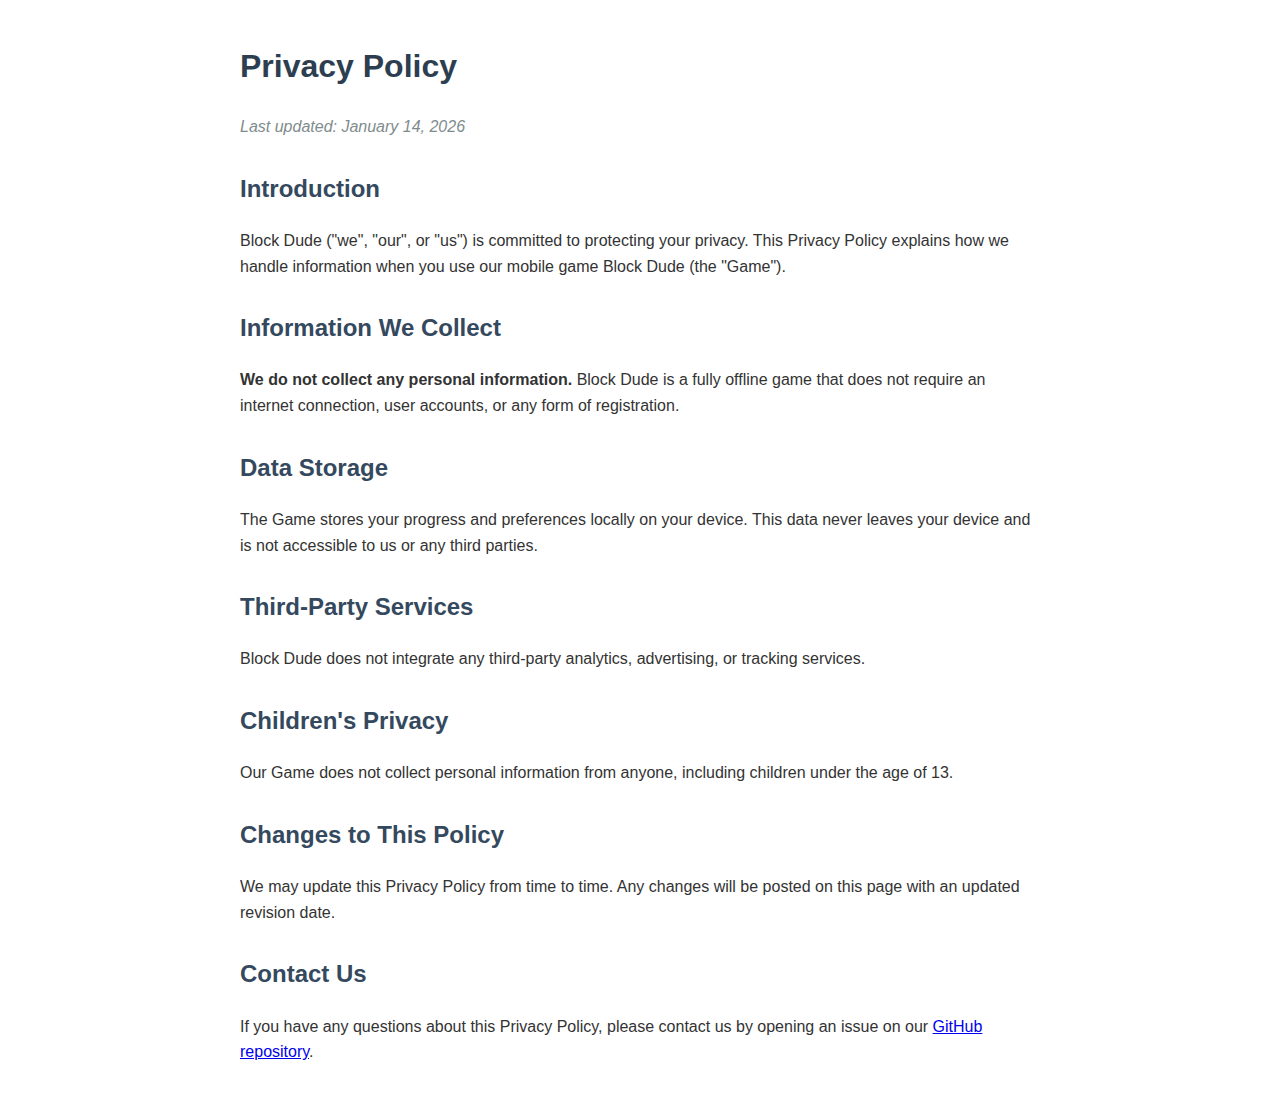
<file: docs/privacy-policy.html>
<!DOCTYPE html>
<html lang="en">
<head>
    <meta charset="UTF-8">
    <meta name="viewport" content="width=device-width, initial-scale=1.0">
    <title>Privacy Policy - Block Dude</title>
    <style>
        body {
            font-family: -apple-system, BlinkMacSystemFont, 'Segoe UI', Roboto, Oxygen, Ubuntu, sans-serif;
            line-height: 1.6;
            max-width: 800px;
            margin: 0 auto;
            padding: 20px;
            color: #333;
        }
        h1 { color: #2c3e50; }
        h2 { color: #34495e; margin-top: 30px; }
        p { margin: 15px 0; }
        .date { color: #7f8c8d; font-style: italic; }
    </style>
</head>
<body>
    <h1>Privacy Policy</h1>
    <p class="date">Last updated: January 14, 2026</p>

    <h2>Introduction</h2>
    <p>Block Dude ("we", "our", or "us") is committed to protecting your privacy. This Privacy Policy explains how we handle information when you use our mobile game Block Dude (the "Game").</p>

    <h2>Information We Collect</h2>
    <p><strong>We do not collect any personal information.</strong> Block Dude is a fully offline game that does not require an internet connection, user accounts, or any form of registration.</p>

    <h2>Data Storage</h2>
    <p>The Game stores your progress and preferences locally on your device. This data never leaves your device and is not accessible to us or any third parties.</p>

    <h2>Third-Party Services</h2>
    <p>Block Dude does not integrate any third-party analytics, advertising, or tracking services.</p>

    <h2>Children's Privacy</h2>
    <p>Our Game does not collect personal information from anyone, including children under the age of 13.</p>

    <h2>Changes to This Policy</h2>
    <p>We may update this Privacy Policy from time to time. Any changes will be posted on this page with an updated revision date.</p>

    <h2>Contact Us</h2>
    <p>If you have any questions about this Privacy Policy, please contact us by opening an issue on our <a href="https://github.com/SteveJuniorMC/block-dude">GitHub repository</a>.</p>
</body>
</html>
</file>
